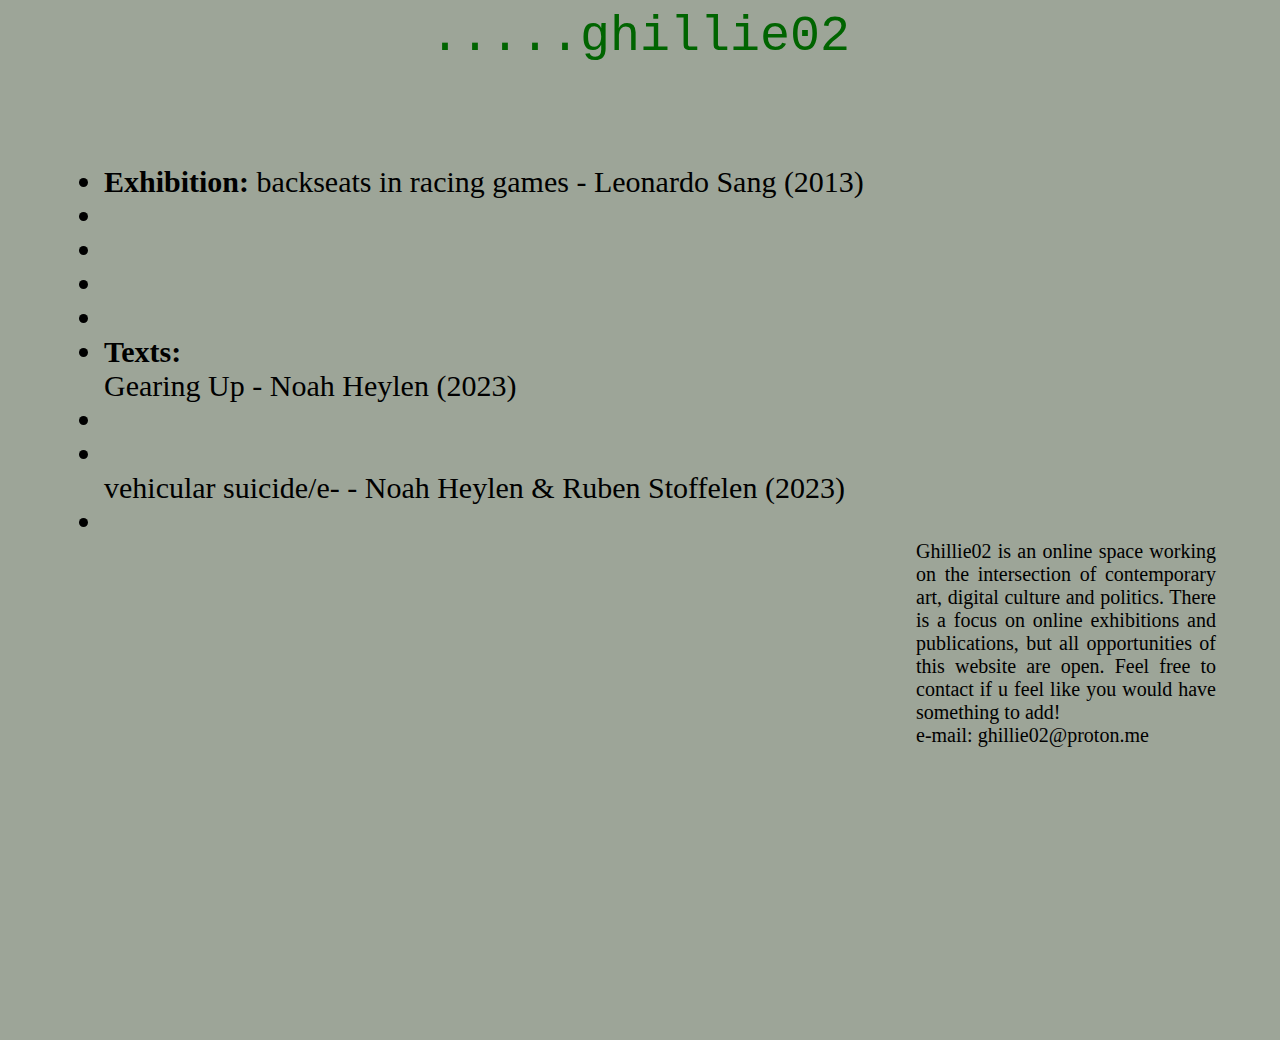
<file: index.html>
<!DOCTYPE html>
<html lang="en" dir="ltr">
  <head>
    <meta charset="utf-8">
    <title>Ghillie02</title>
    <link rel="stylesheet" href="styles.css">
  </head>
  <body>

    <div class="ghillie02">
    .....ghillie02
    </div>

<div class="extex">
  <ul>
    <li>
<a href="exhibition.html"><b>Exhibition:</b> backseats in racing games - Leonardo Sang (2013)  <br></a>
    </li>
  <li></li><li></li><li></li><li></li><li>
    <a href="texts.html">  <b>Texts:</b> <br> Gearing Up - Noah Heylen (2023)</a>
    <li></li>
    <li></li> <a href="vehicles.html">vehicular suicide/e- - Noah Heylen & Ruben Stoffelen (2023)</a>

    <li></li>
    </li>
  </ul>
</div>



    <div class="about">
      Ghillie02 is an online space working on the intersection of contemporary art, digital culture and politics.
        There is a focus on online exhibitions and publications, but all opportunities of this website are open.  Feel free to contact if u feel like you would have something to add! <br>e-mail: ghillie02@proton.me
    </div>

  </body>
</html>
</file>
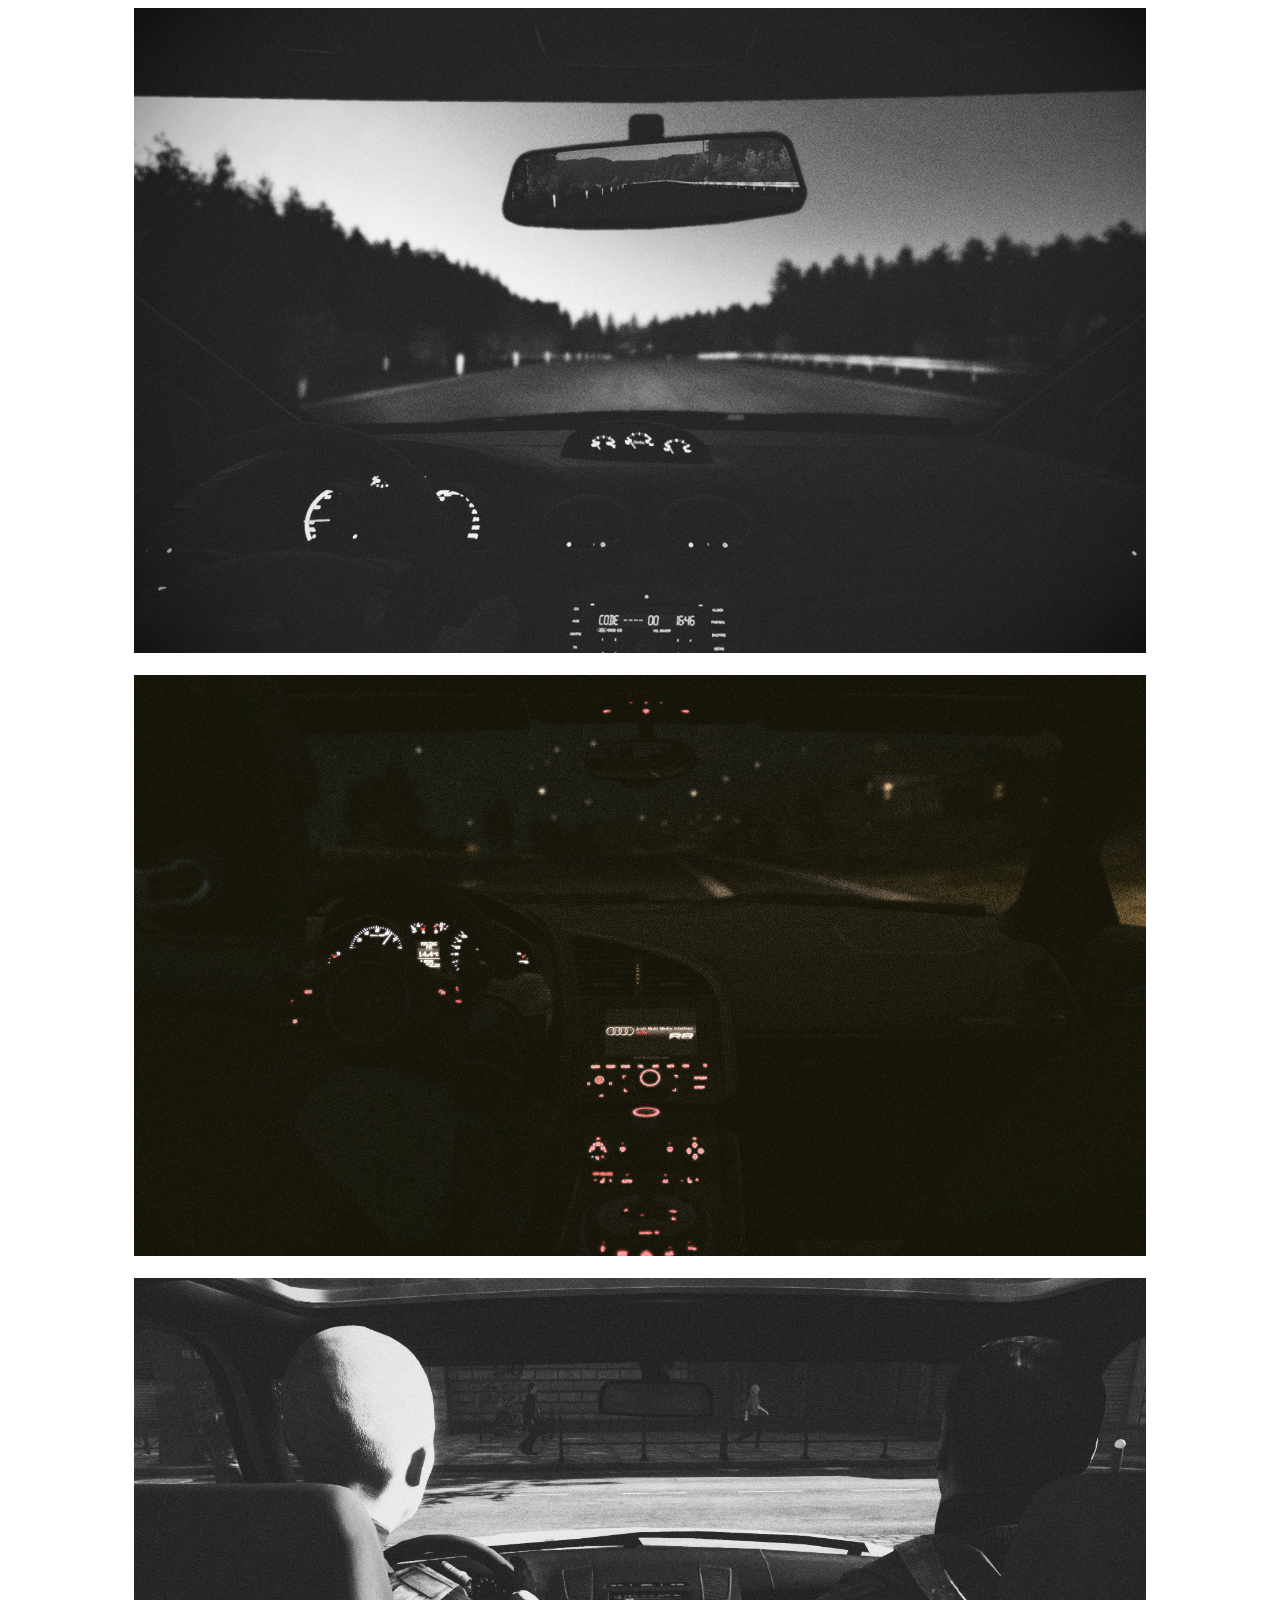
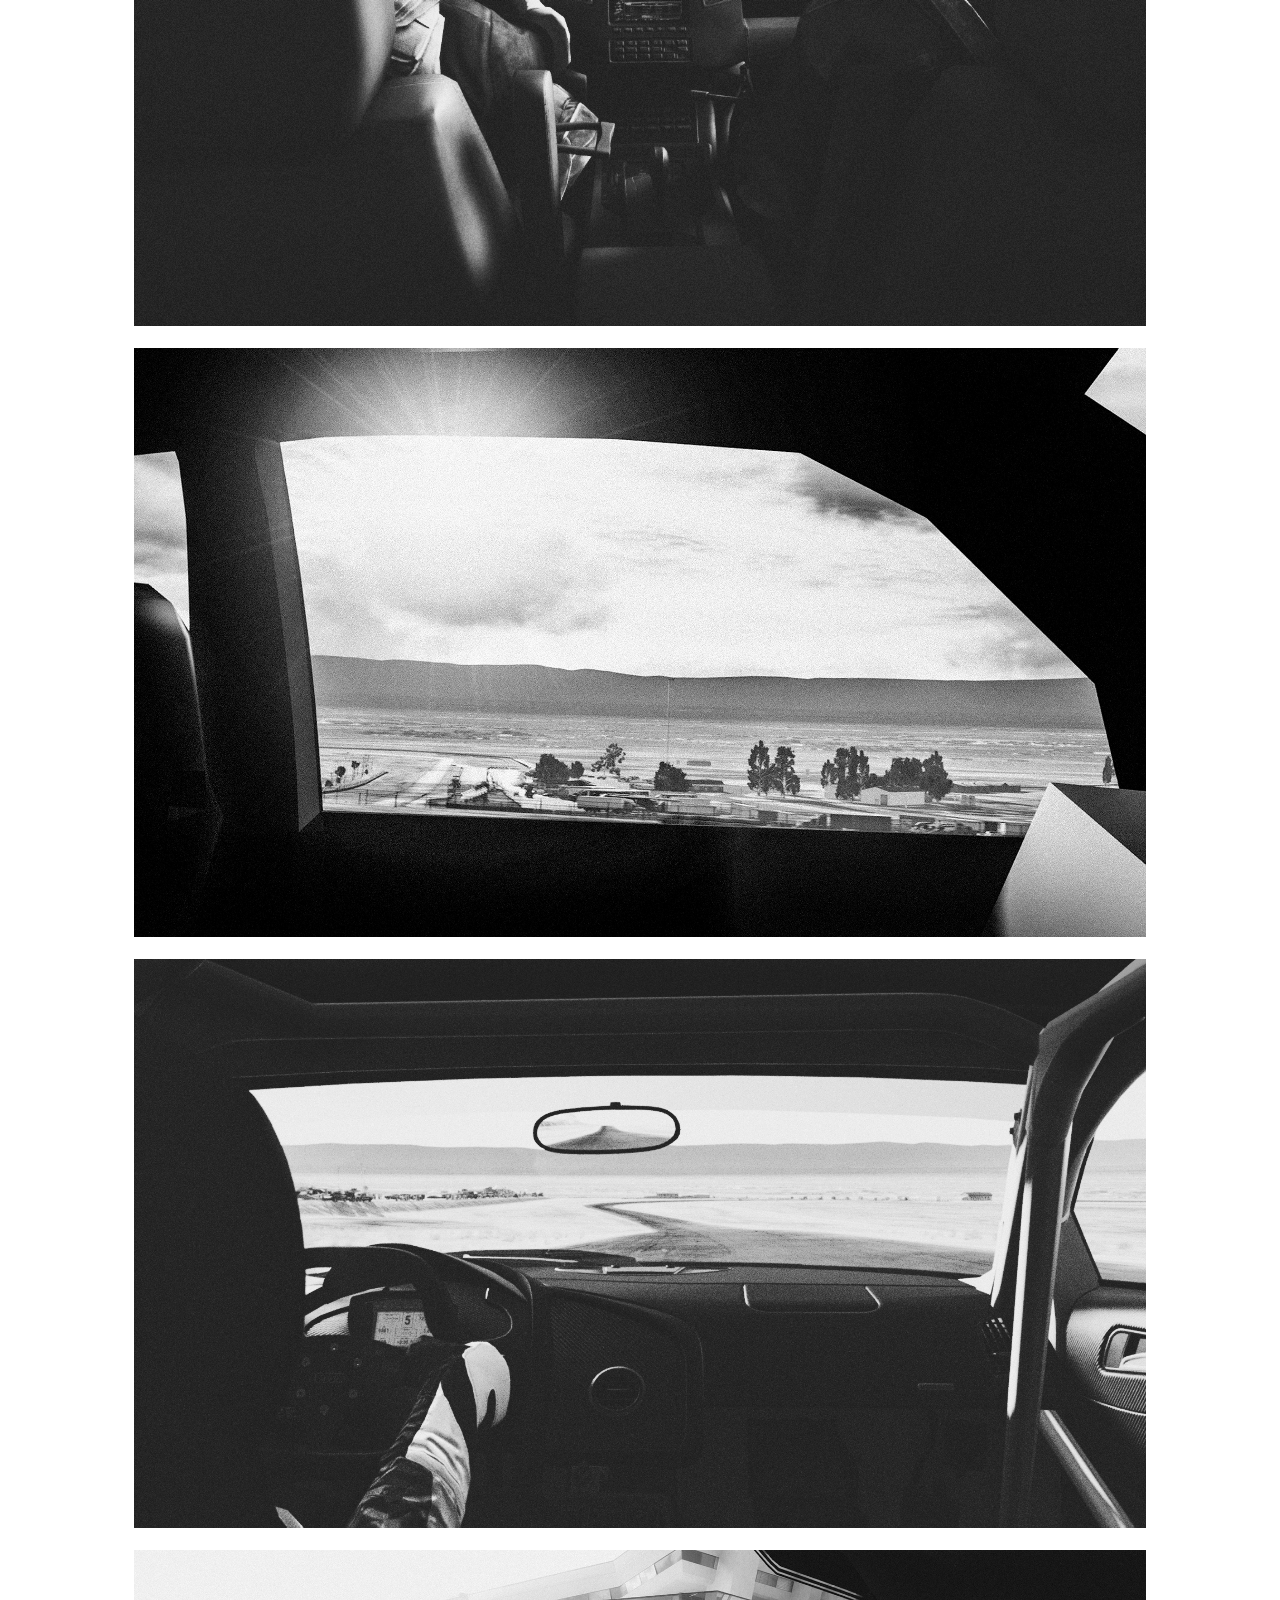
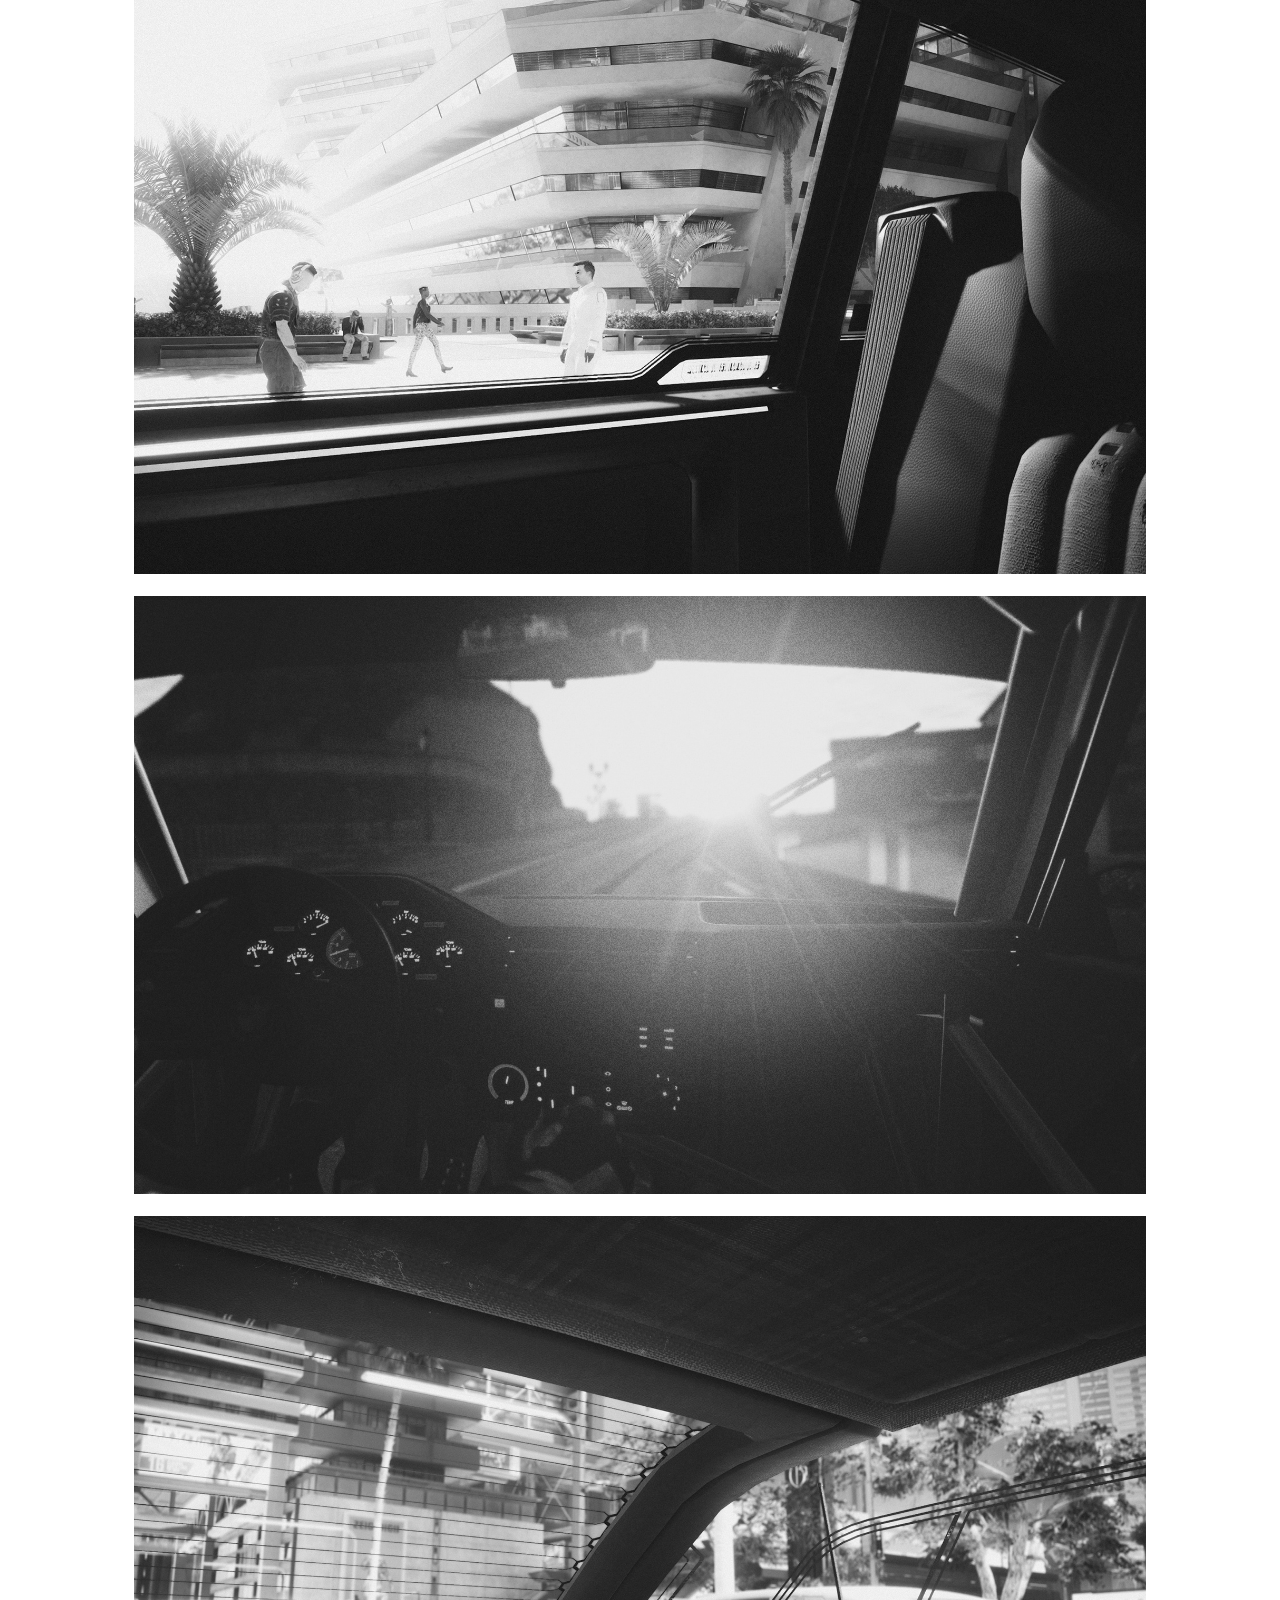
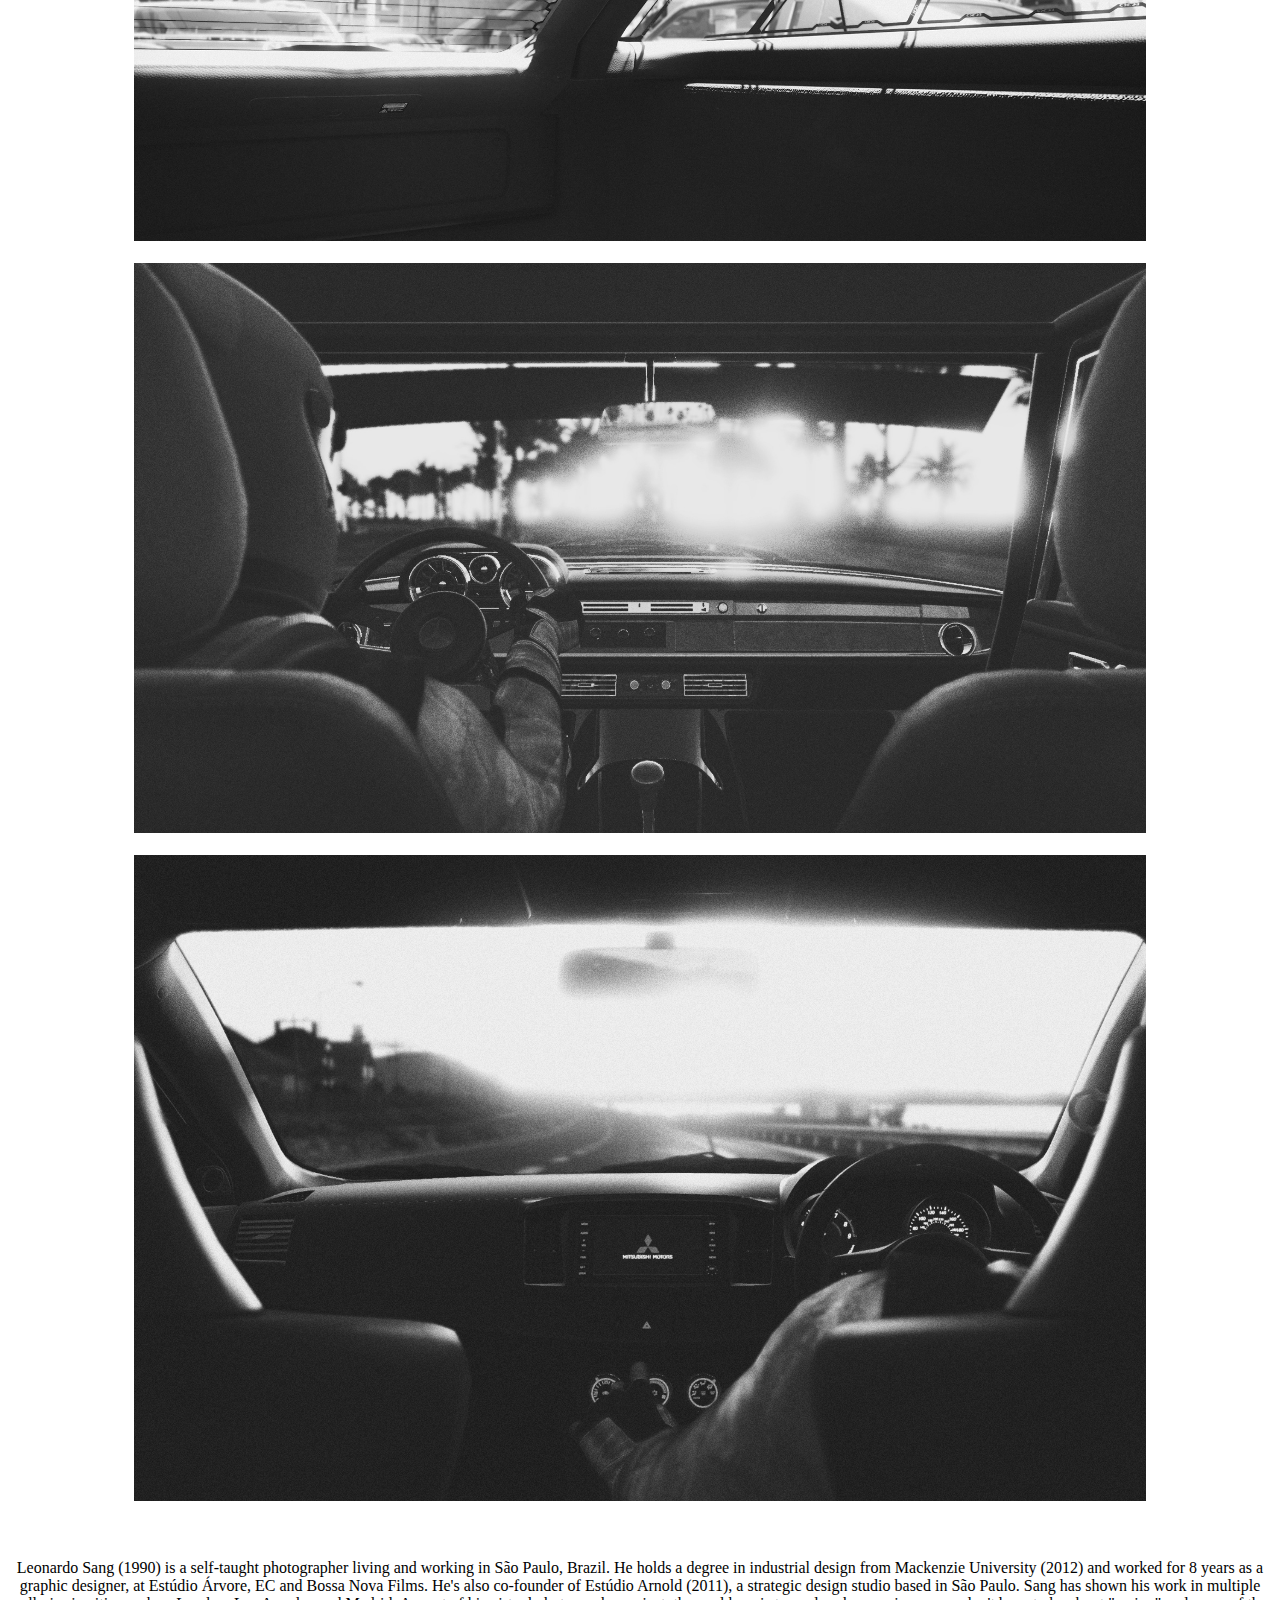
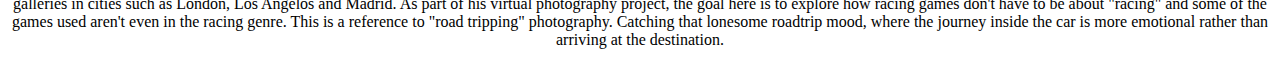
<file: exhibition.html>
<!DOCTYPE html>
<html lang="en" dir="ltr">
  <head>
    <meta charset="utf-8">
    <link rel="stylesheet" href="ex.css">
    <title>backseats in racing games - Leonardo Sang</title>
  </head>
  <body>
    <div class="photos">
      <img src="1.jpg" alt=""width="80%"><br><br>
      <img src="3.jpg" alt=""width="80%"><br><br>
      <img src="5.jpg" alt=""width="80%"><br><br>
      <img src="4.jpg" alt=""width="80%"><br><br>
      <img src="6.jpg" alt=""width="80%"><br><br>
      <img src="10.JPG" alt=""width="80%"><br><br>
      <img src="11.jpg" alt=""width="80%"><br><br>
      <img src="2.JPG" alt=""width="80%"><br><br>
      <img src="7.jpg" alt=""width="80%"><br><br>
      <img src="9.jpg" alt=""width="80%"><br><br><br><br>
      Leonardo Sang (1990) is a self-taught photographer living and working in São Paulo, Brazil. He holds a degree in industrial design from Mackenzie University (2012) and worked for 8 years as a graphic designer, at Estúdio Árvore, EC and Bossa Nova Films. He's also co-founder of Estúdio Arnold (2011), a strategic design studio based in São Paulo.
      Sang has shown his work in multiple galleries in cities such as London, Los Angelos and Madrid. As part of his virtual photography project, the goal here is to explore how racing games don't have to be about "racing" and some of the games used aren't even in the racing genre. This is a reference to "road tripping" photography. Catching that lonesome roadtrip mood, where the journey inside the car is more emotional rather than arriving at the destination.

    </div>

  </body>
</html>
</file>
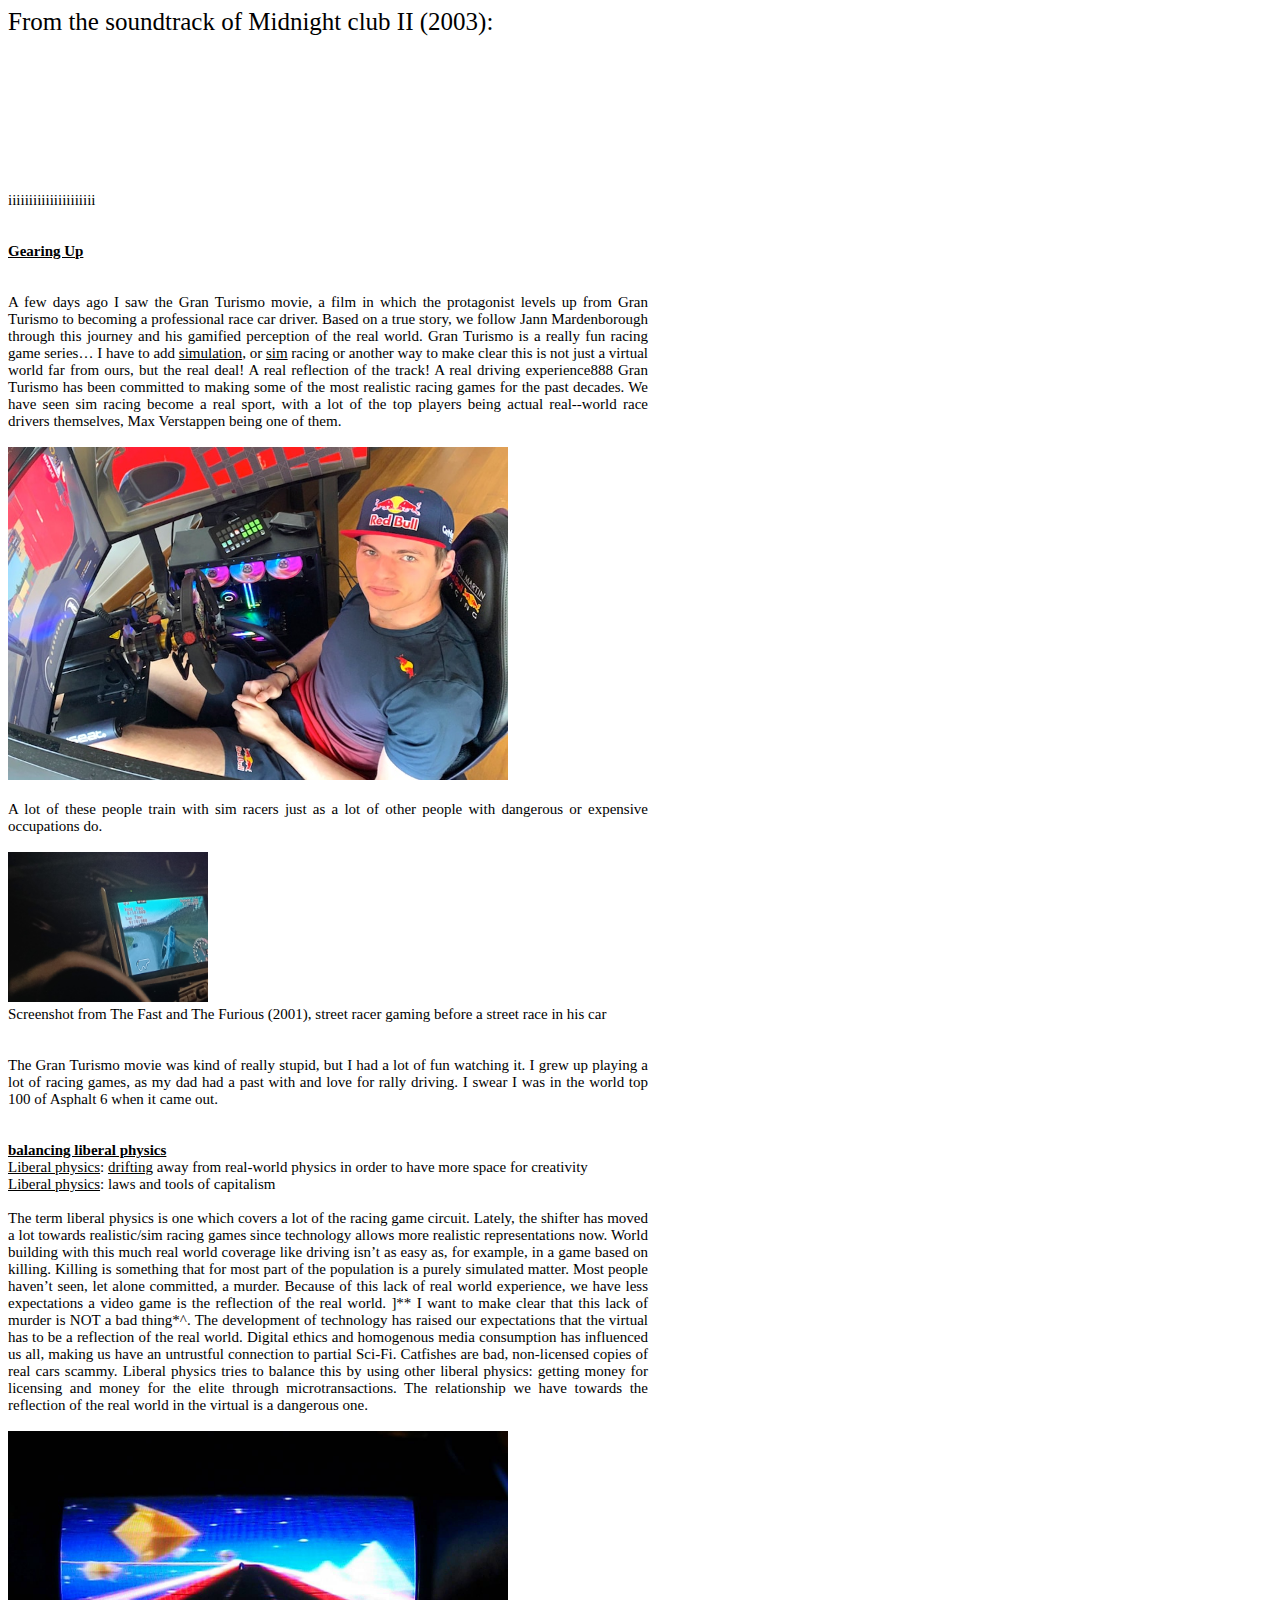
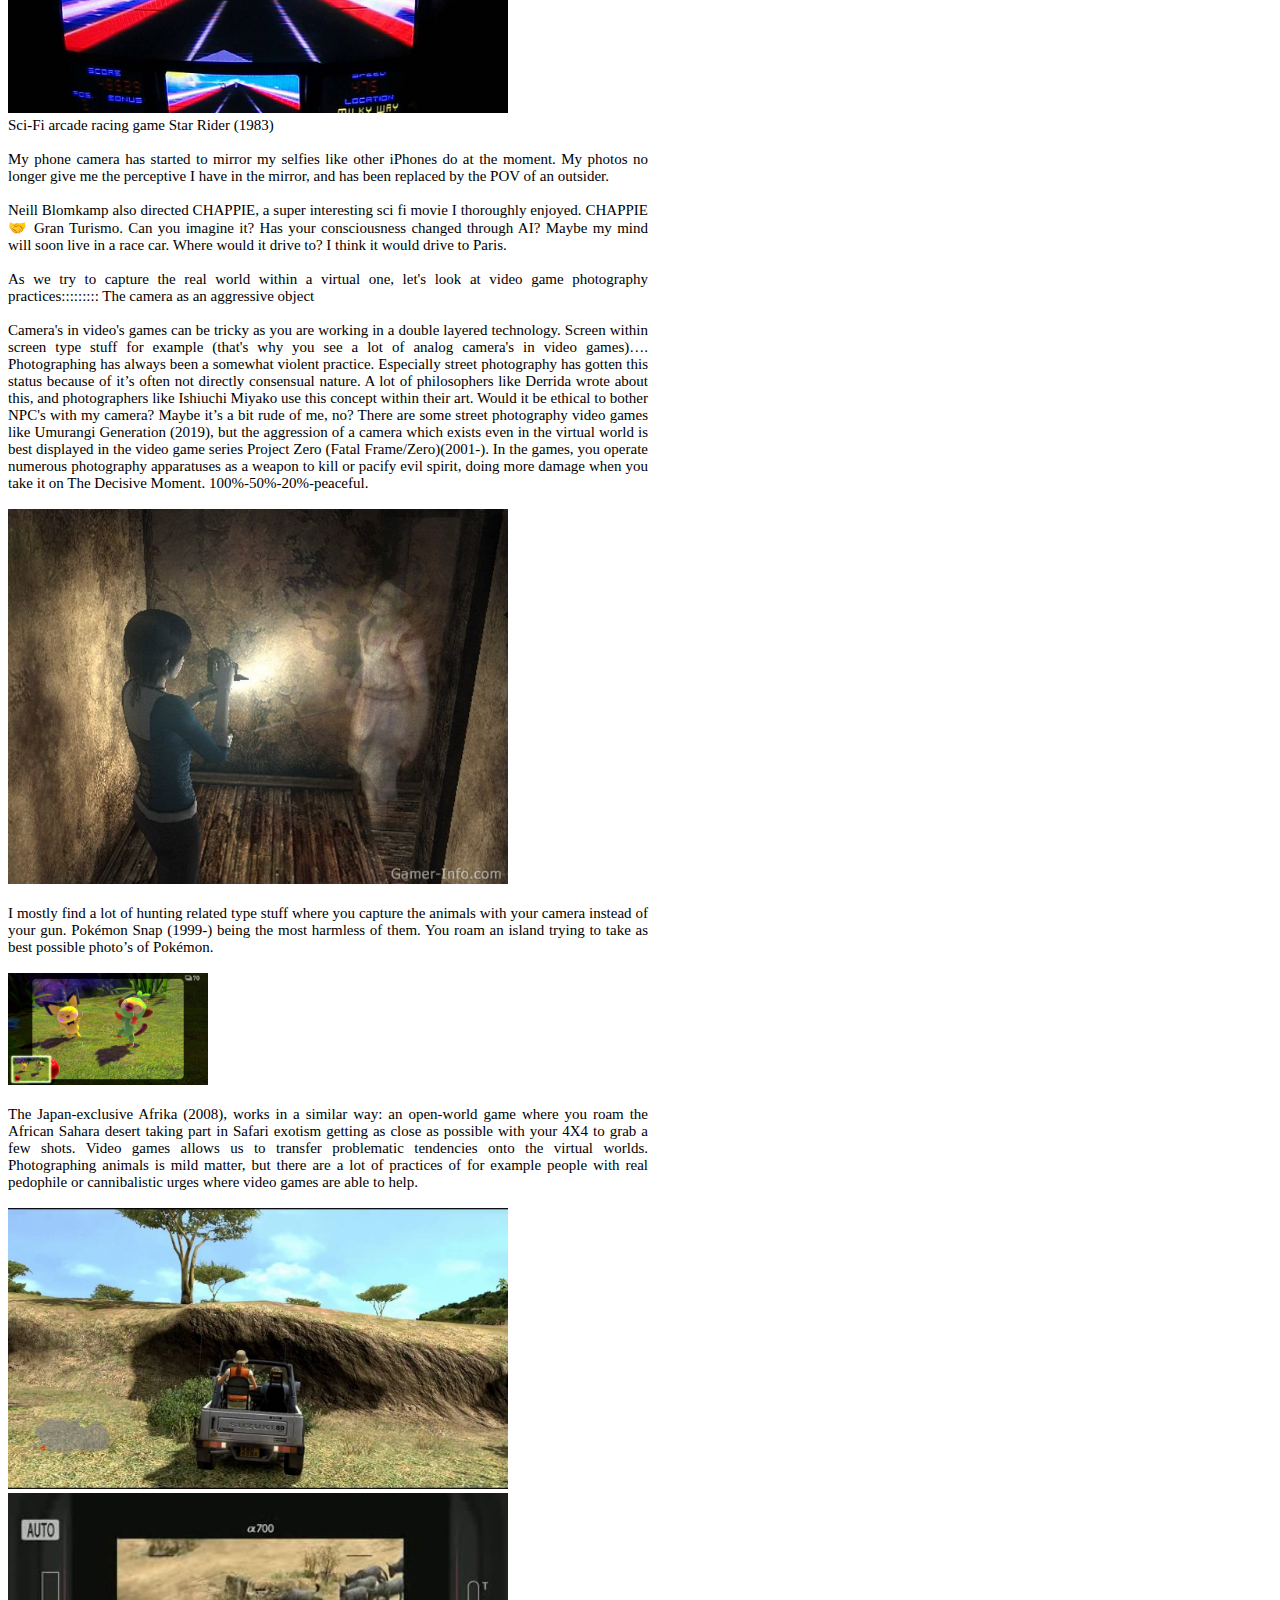
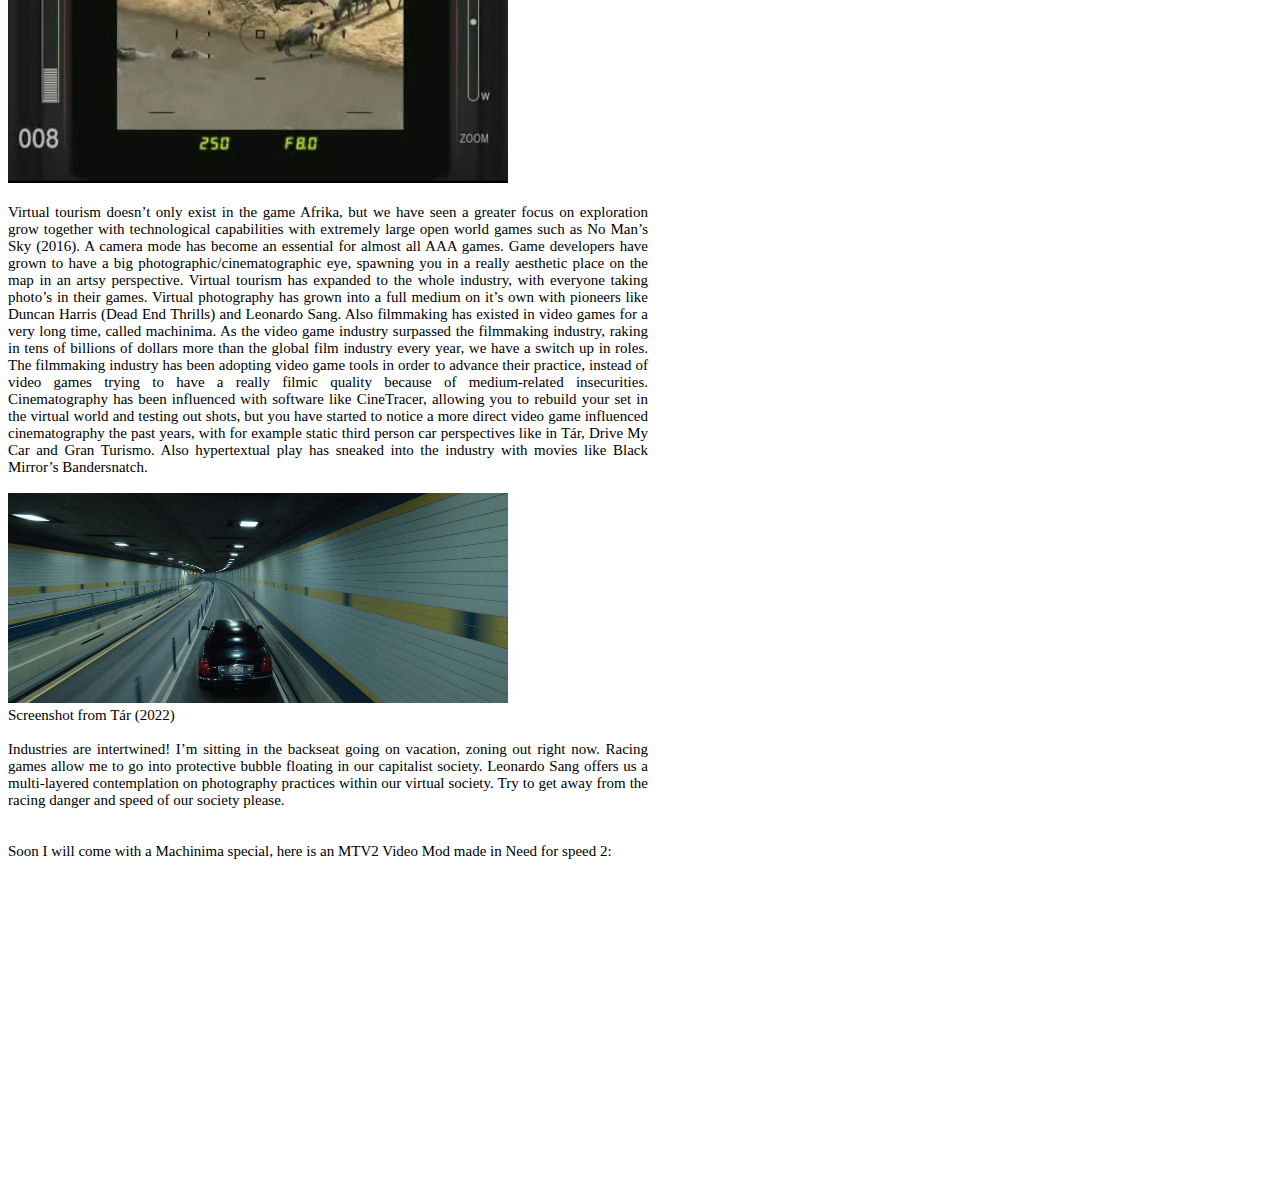
<file: texts.html>
<!DOCTYPE html>
<html lang="en" dir="ltr">
  <head>
    <meta charset="utf-8">
    <title>Gearing Up - Noah Heylen</title>
    <link rel="stylesheet" href="texts.css">
  </head>
  <body>

<div class="text">
<div class="soundtrack">
  From the soundtrack of Midnight club II (2003):
</div>
    <iframe style="border-radius:12px" src="https://open.spotify.com/embed/track/4NENOefkcMcg7yUXUHlyl2?utm_source=generator" width="100%" height="152" frameBorder="0" allowfullscreen="" allow="autoplay; clipboard-write; encrypted-media; fullscreen; picture-in-picture" loading="lazy"></iframe>
iiiiiiiiiiiiiiiiiiiii <br><br><br>
<u> <b>Gearing Up</b> </u> <br><br><br>

A few days ago I saw the Gran Turismo movie, a film in which the protagonist levels up from Gran Turismo to becoming a professional race car driver. Based on a true story, we follow Jann Mardenborough through this journey and his gamified perception of the real world. Gran Turismo is a really fun racing game series… I have to add <u>simulation</u>, or <u>sim</u> racing or another way to make clear this is not just a virtual world far from ours, but the real deal! A real reflection of the track! A real driving experience888 Gran Turismo has been committed to making some of the most realistic racing games for the past decades. We have seen sim racing become a real sport, with a lot of the top players being actual real--world race drivers themselves, Max Verstappen being one of them. <br>
<br><img src="max.jpg" alt="max"width="500px"> <br><br>A lot of these people train with sim racers just as a lot of other people with dangerous or expensive occupations do. <br><br> <img src="ff.jpeg" alt=""width="200px"> <br>Screenshot from The Fast and The Furious (2001), street racer gaming before a street race in his car<br><br> <br> The Gran Turismo movie was kind of really stupid, but I had a lot of fun watching it. I grew up playing a lot of racing games, as my dad had a past with and love for rally driving. I swear I was in the world top 100 of Asphalt 6 when it came out.  <br><br><br>
<b><u>balancing liberal physics</u></b> <br>
<u>Liberal physics</u>: <u>drifting</u> away from real-world physics in order to have more space for creativity <br>
<u>Liberal physics</u>: laws and tools of capitalism <br><br>
The term liberal physics is one which covers a lot of the racing game circuit. Lately, the shifter has moved a lot towards realistic/sim racing games since technology allows more realistic representations now. World building with this much real world coverage like driving isn’t as easy as, for example, in a game based on killing. Killing is something that for most part of the population is a purely simulated matter. Most people haven’t seen, let alone committed, a murder. Because of this lack of real world experience, we have less expectations a video game is the reflection of the real world. ]** I want to make clear that this lack of murder is NOT a bad thing*^. The development of technology has raised our expectations that the virtual has to be a reflection of the real world. Digital ethics and homogenous media consumption has influenced us all, making us have an untrustful connection to partial Sci-Fi. Catfishes are bad, non-licensed copies of real cars scammy. Liberal physics tries to balance this by using other liberal physics: getting money for licensing and money for the elite through microtransactions. The relationship we have towards the reflection of the real world in the virtual is a dangerous one.
<br><br><img src="starrider.jpg" alt="max"width="500px"> <br>Sci-Fi arcade racing game Star Rider (1983) <br><br>My phone camera has started to mirror my selfies like other iPhones do at the moment. My photos no longer give me the perceptive I have in the mirror, and has been replaced by the POV of an outsider. <br><br>
Neill Blomkamp also directed CHAPPIE, a super interesting sci fi movie I thoroughly enjoyed. CHAPPIE 🤝 Gran Turismo. Can you imagine it? Has your consciousness changed through AI? Maybe my mind will soon live in a race car. Where would it drive to? I think it would drive to Paris. <br><br>
As we try to capture the real world within a virtual one, let's look at video game photography practices::::::::: The camera as an aggressive object <br><br>
Camera's in video's games can be tricky as you are working in a double layered technology. Screen within screen type stuff for example (that's why you see a lot of analog camera's in video games)…. Photographing has always been a somewhat violent practice. Especially street photography has gotten this status because of it’s often not directly consensual nature. A lot of philosophers like Derrida wrote about this, and photographers like Ishiuchi Miyako use this concept within their art. Would it be ethical to bother NPC's with my camera? Maybe it’s a bit rude of me, no? There are some street photography video games like Umurangi Generation (2019), but the aggression of a camera which exists even in the virtual world is best displayed in the video game series Project Zero (Fatal Frame/Zero)(2001-). In the games, you operate numerous photography apparatuses as a weapon to kill or pacify evil spirit, doing more damage when you take it on The Decisive Moment. 100%-50%-20%-peaceful.  <br><br> <img src="photography.jpg" alt="photo"width="500px"> <br><br>
I mostly find a lot of hunting related type stuff where you capture the animals with your camera instead of your gun. Pokémon Snap (1999-) being the most harmless of them. You roam an island trying to take as best possible photo’s of Pokémon.<br><br><img src="pokesnap.jpg" alt=""width="200px"> <br><br> The Japan-exclusive Afrika (2008), works in a similar way: an open-world game where you roam the African Sahara desert taking part in Safari exotism getting as close as possible with your 4X4 to grab a few shots. Video games allows us to transfer problematic tendencies onto the virtual worlds. Photographing animals is mild matter, but there are a lot of practices of for example people with real pedophile or cannibalistic urges where video games are able to help. <br><br> <img src="afrika.jpg" alt=""width="500px;"> <br> <img src="afrika view.jpg" alt=""width="500px"> <br><br>
Virtual tourism doesn’t only exist in the game Afrika, but we have seen a greater focus on exploration grow together with technological capabilities with extremely large open world games such as No Man’s Sky (2016). A camera mode has become an essential for almost all AAA games. Game developers have grown to have a big photographic/cinematographic eye, spawning you in a really aesthetic place on the map in an artsy perspective. Virtual tourism has expanded to the whole industry, with everyone taking photo’s in their games. Virtual photography has grown into a full medium on it’s own with pioneers like Duncan Harris (Dead End Thrills) and Leonardo Sang. Also filmmaking has existed in video games for a very long time, called machinima. As the video game industry surpassed the filmmaking industry, raking in tens of billions of dollars more than the global film industry every year, we have a switch up in roles. The filmmaking industry has been adopting video game tools in order to advance their practice, instead of video games trying to have a really filmic quality because of medium-related insecurities. Cinematography has been influenced with software like CineTracer, allowing you to rebuild your set in the virtual world and testing out shots, but you have started to notice a more direct video game influenced cinematography the past years, with for example static third person car perspectives like in Tár, Drive My Car and Gran Turismo. Also hypertextual play has sneaked into the industry with movies like Black Mirror’s Bandersnatch. <br><br>
<img src="tarcar.jpg" alt=""width="500px"> <br>Screenshot from Tár (2022)<br><br>
Industries are intertwined! I’m sitting in the backseat going on vacation, zoning out right now. Racing games allow me to go into protective bubble floating in our capitalist society. Leonardo Sang offers us a multi-layered contemplation on photography practices within our virtual society. Try to get away from the racing danger and speed of our society please. <br><br><br>

Soon I will come with a Machinima special, here is an MTV2 Video Mod made in Need for speed 2: <br><br>

<iframe width="560" height="315" src="https://www.youtube.com/embed/mqaAtI3DyH0?si=r5-G78eDQtgIUa-H" title="YouTube video player" frameborder="0" allow="accelerometer; autoplay; clipboard-write; encrypted-media; gyroscope; picture-in-picture; web-share" allowfullscreen></iframe>

</div>
  </body>
</html>
</file>
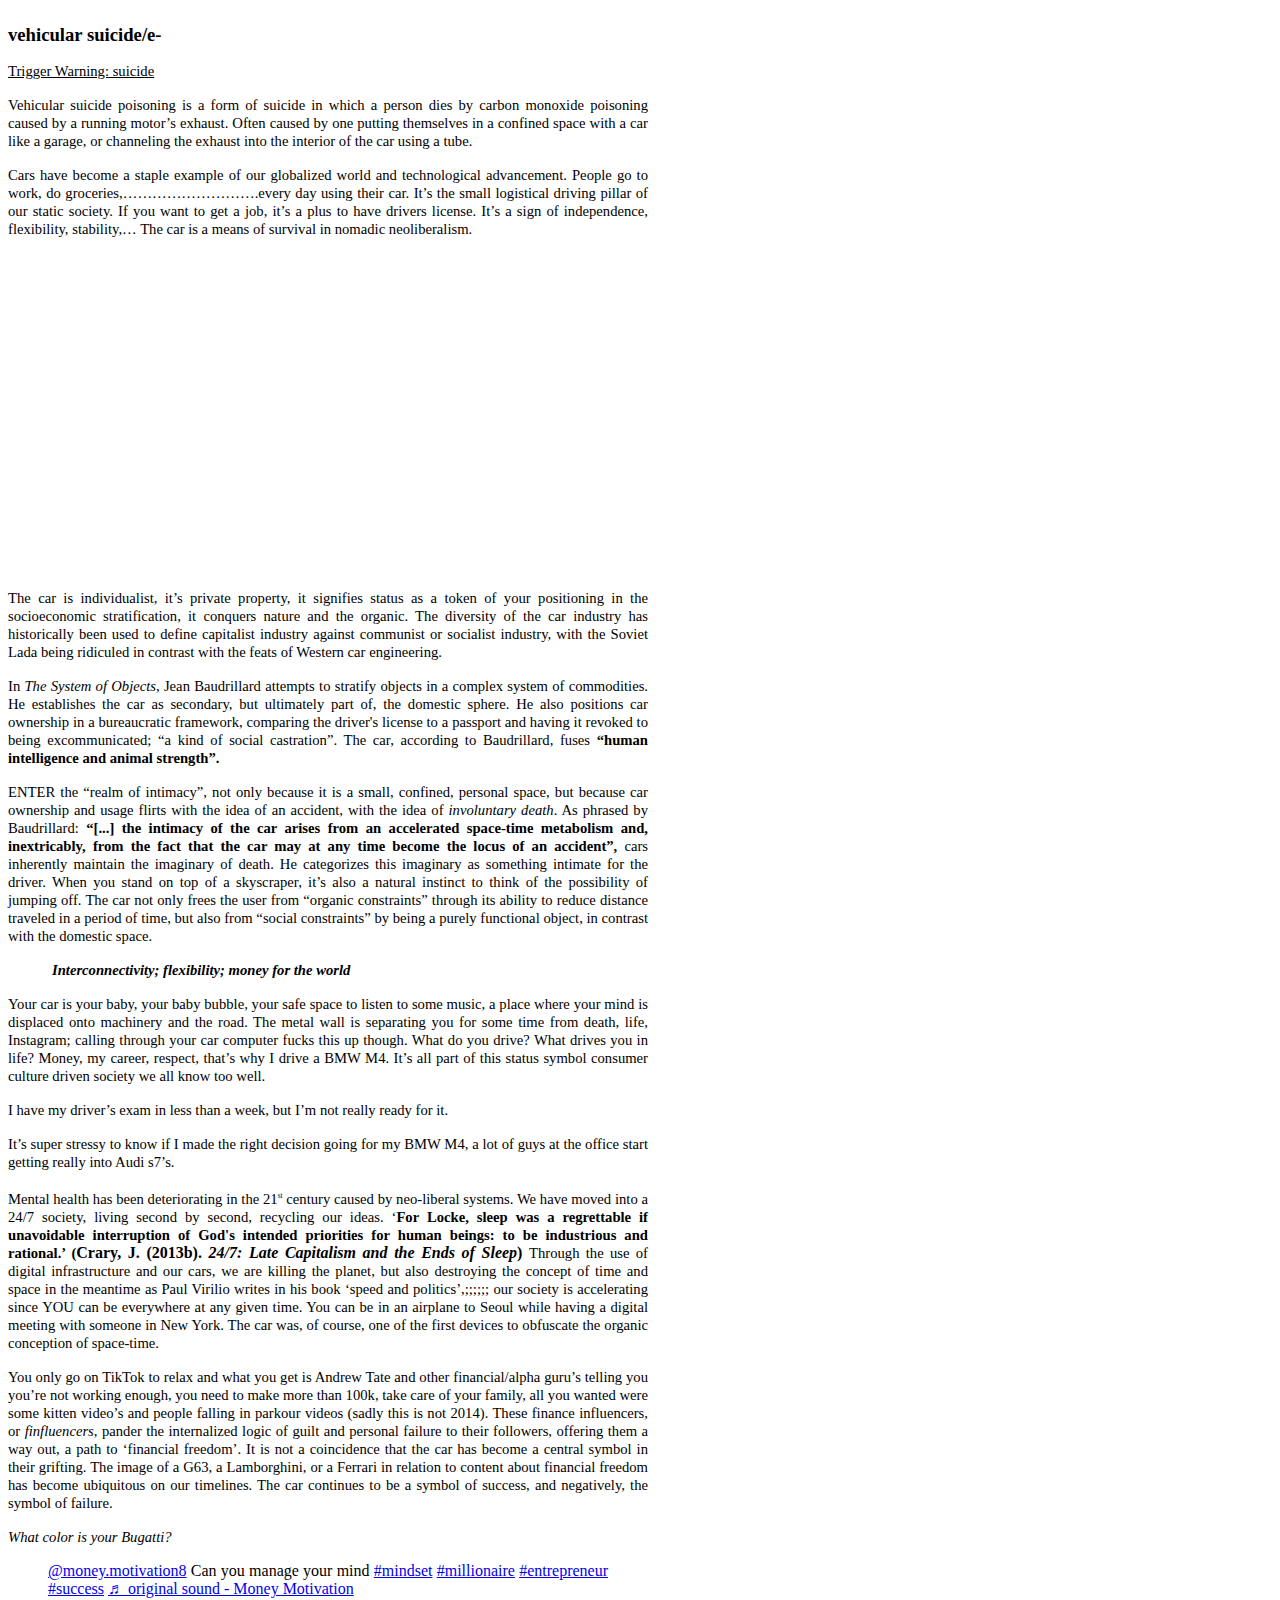
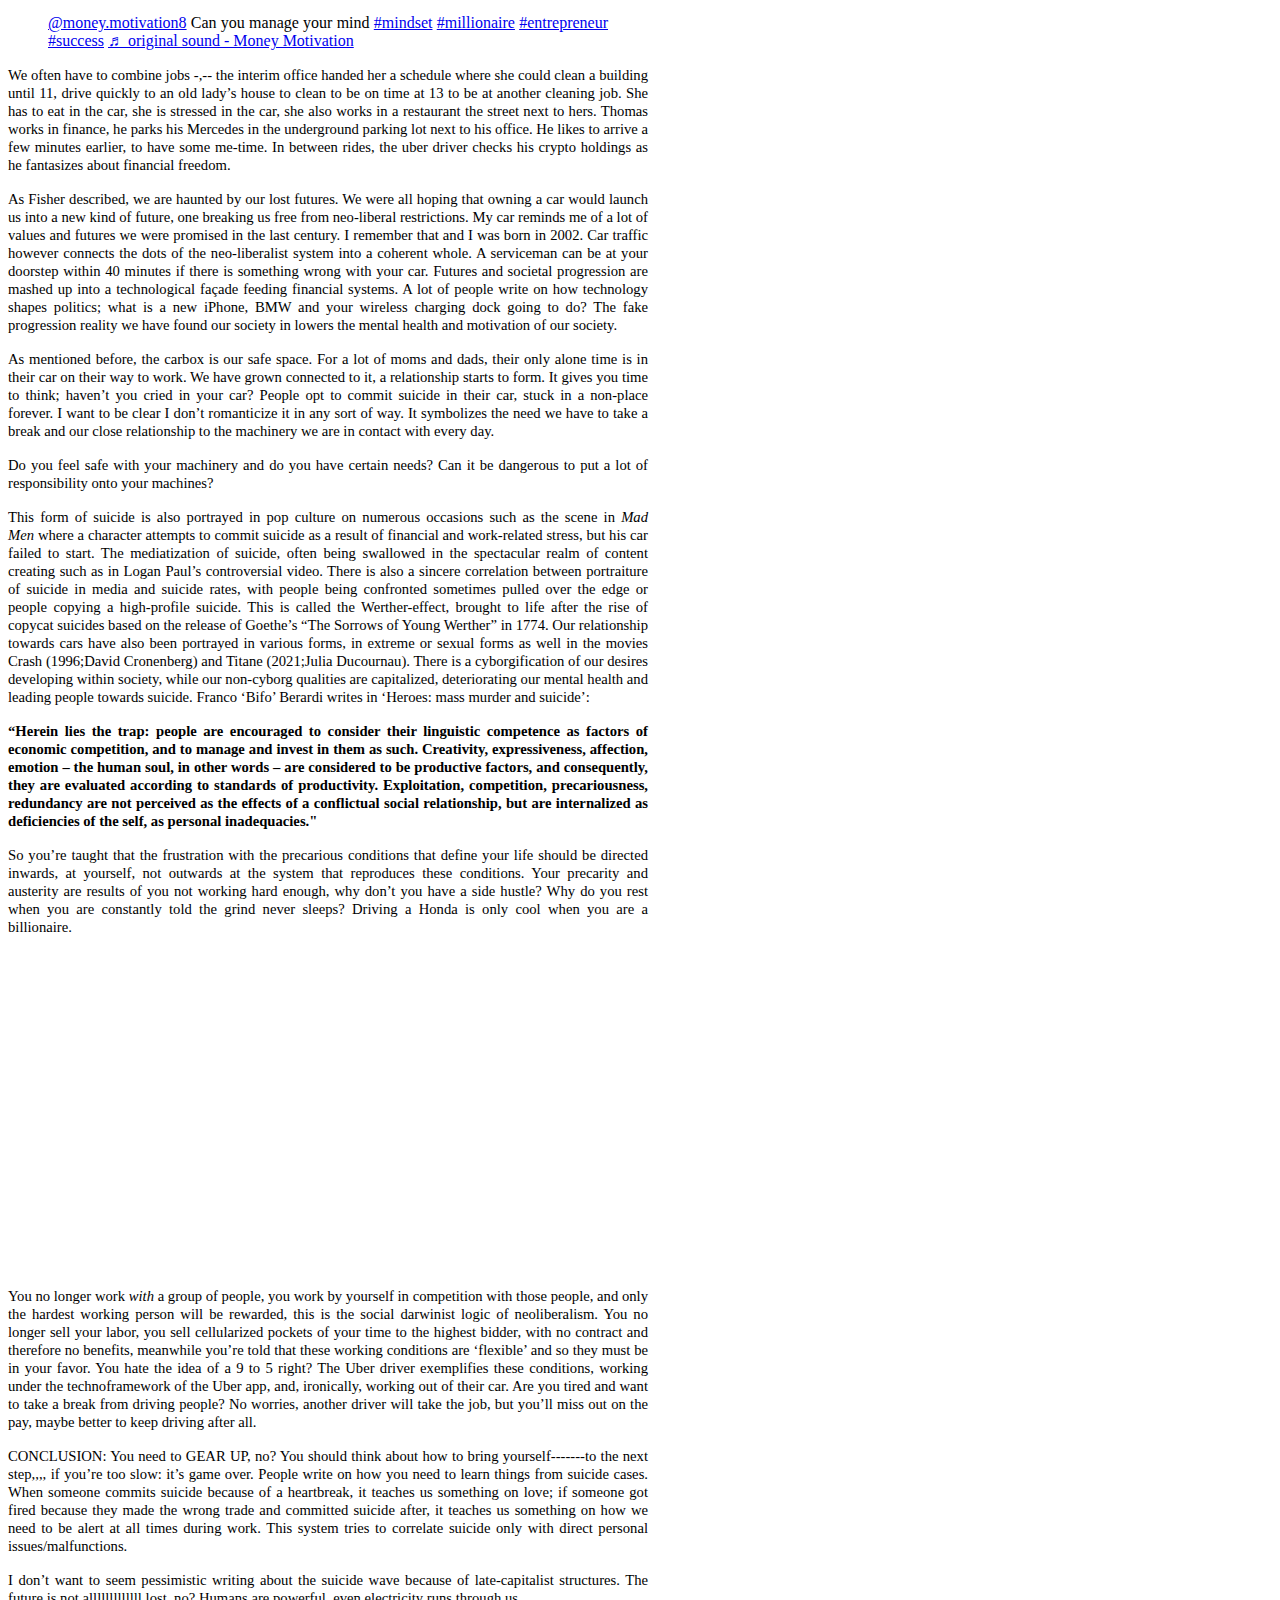
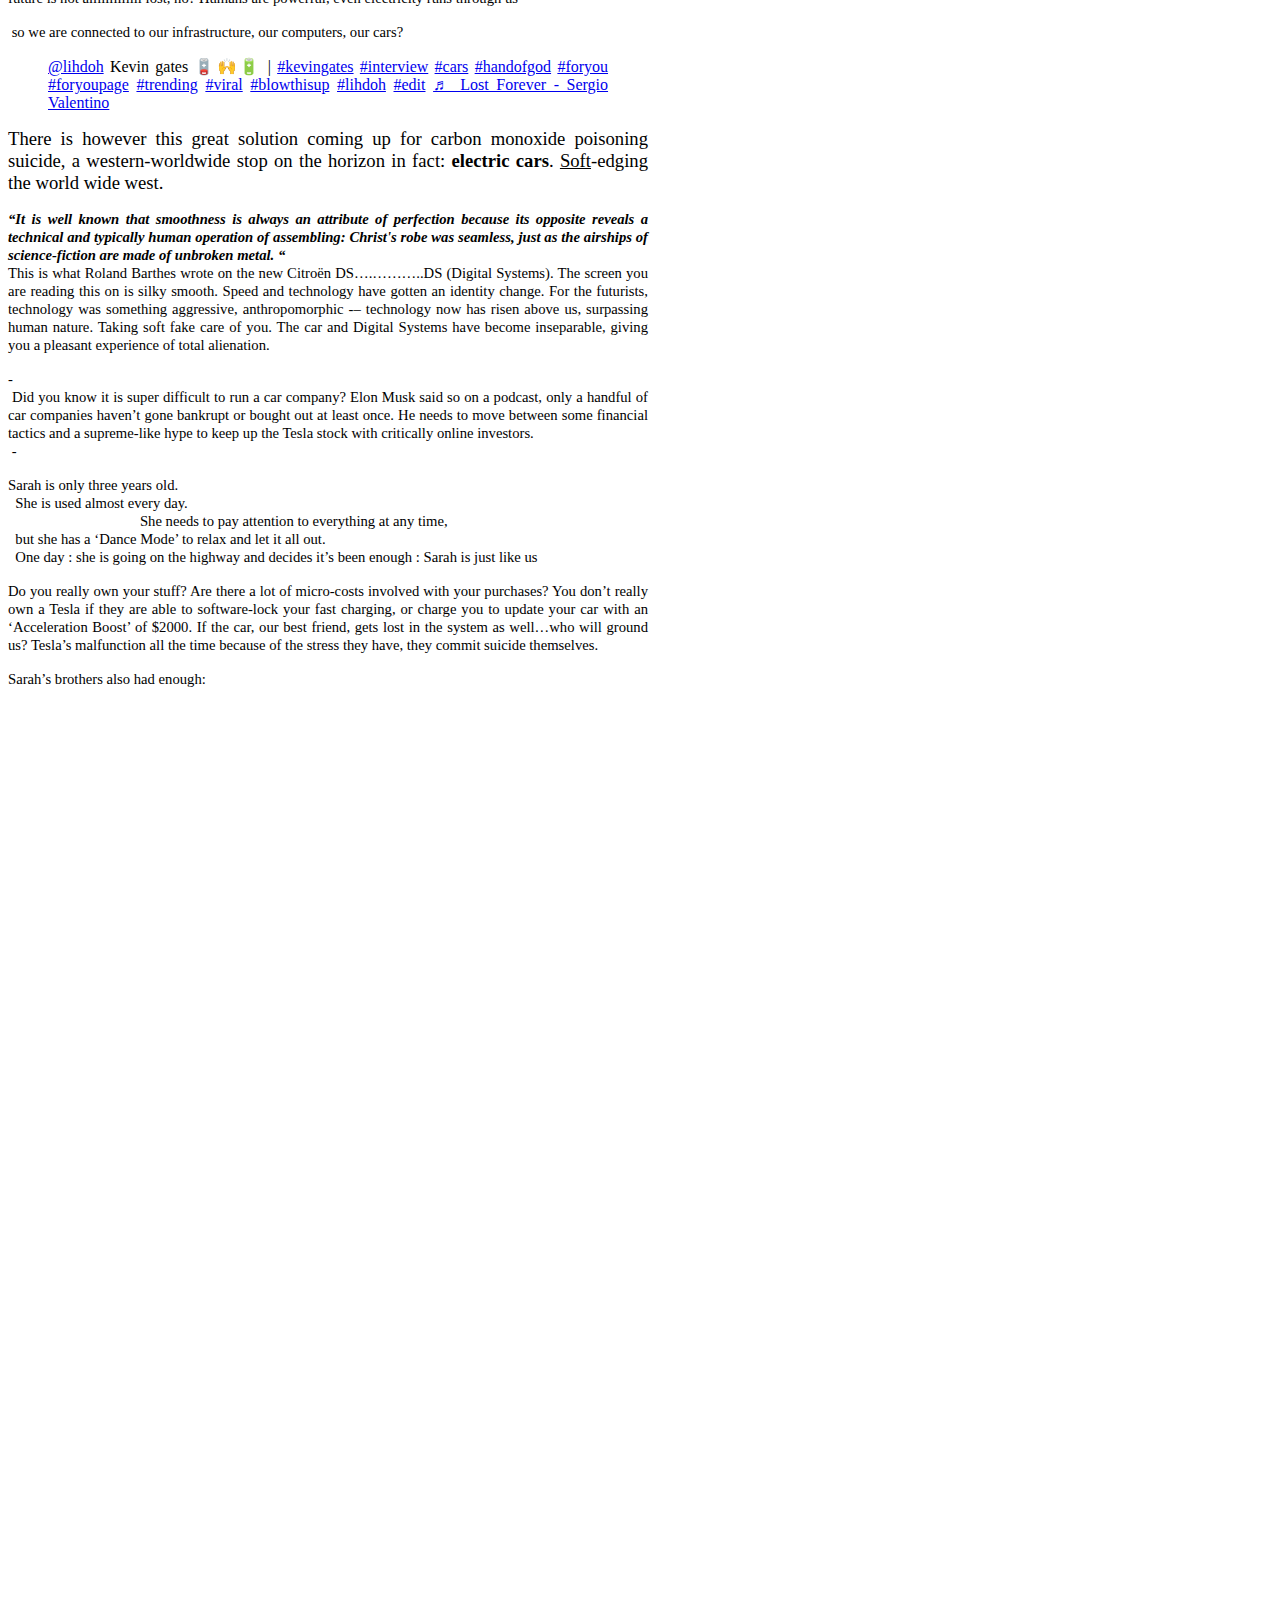
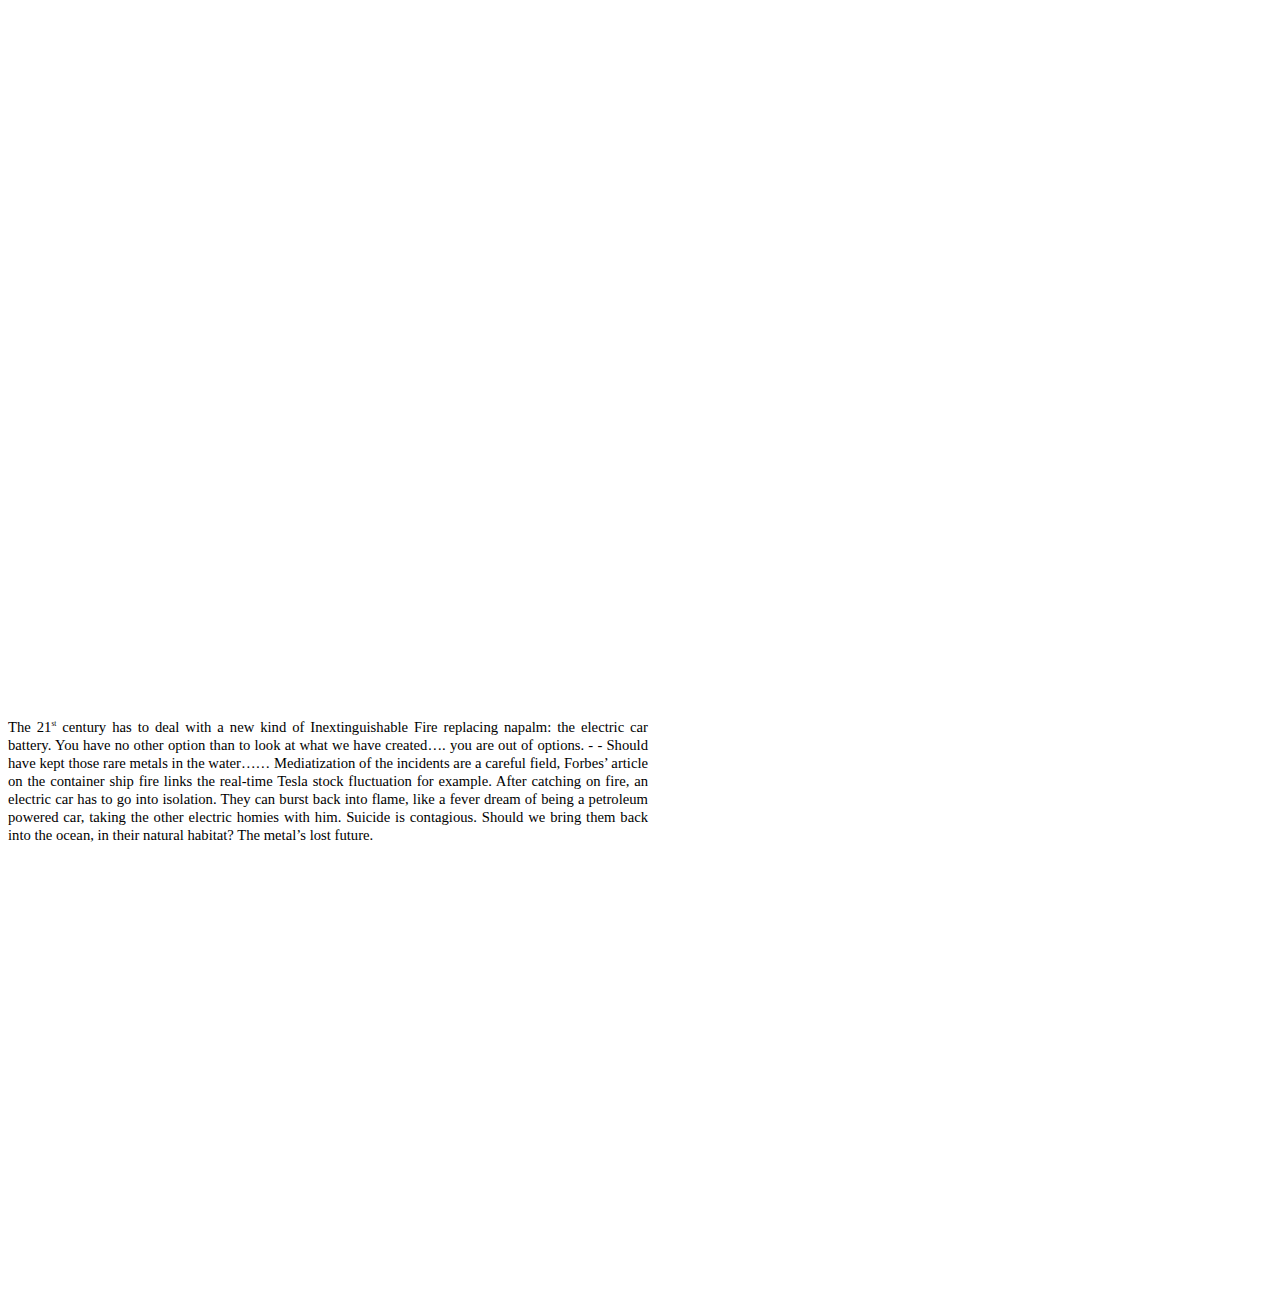
<file: vehicles.html>
<!DOCTYPE html>
<html lang="en" dir="ltr">

  <head>
    <meta charset="utf-8">
    <title>vehicular suicide/e-</title>
    <link rel="stylesheet" href="vehicle.css">
  </head>

  <body>
    <div class="text">
      <p><strong><span style="font-size:13.999999999999998pt;">vehicular suicide/e-</span></strong></p>
      <p><u><span style="font-size:11pt;">Trigger Warning: suicide</span></u></p>
      <p><span style="font-size:11pt;">Vehicular suicide poisoning is a form of suicide in which a person dies by carbon monoxide poisoning caused by a running motor&rsquo;s exhaust. Often caused by one putting themselves in a confined space with a car like a garage, or channeling the exhaust into the interior of the car using a tube.</span></p>
      <p><span style="font-size:11pt;">Cars have become a staple example of our globalized world and technological advancement. People go to work, do groceries,&hellip;&hellip;&hellip;&hellip;&hellip;&hellip;&hellip;&hellip;&hellip;.every day using their car. It&rsquo;s the small logistical driving pillar of our static society. If you want to get a job, it&rsquo;s a plus to have drivers license. It&rsquo;s a sign of independence, flexibility, stability,&hellip; The car is a means of survival in nomadic neoliberalism.</span></p>
      <iframe width="560" height="315" src="https://www.youtube.com/embed/I20Zid7EdBw?si=8CTPa6O1ZKl4jXXg" title="YouTube video player" frameborder="0" allow="accelerometer; autoplay; clipboard-write; encrypted-media; gyroscope; picture-in-picture; web-share" allowfullscreen></iframe>
      <p><span style="font-size:11pt;">The car is individualist, it&rsquo;s private property, it signifies status as a token of your positioning in the socioeconomic stratification, it conquers nature and the organic. The diversity of the car industry has historically been used to define capitalist industry against communist or socialist industry, with the Soviet Lada being ridiculed in contrast with the feats of Western car engineering.</span></p>
      <p><span style="font-size:11pt;">In&nbsp;</span><em><span style="font-size:11pt;">The System of Objects</span></em><span style="font-size:11pt;">, Jean Baudrillard attempts to stratify objects in a complex system of commodities. He establishes the car as secondary, but ultimately part of, the domestic sphere. He also positions car ownership in a bureaucratic framework, comparing the driver&apos;s license to a passport and having it revoked to being excommunicated; &ldquo;a kind of social castration&rdquo;. The car, according to Baudrillard, fuses&nbsp;</span><strong><span style="font-size:11pt;">&ldquo;human intelligence and animal strength&rdquo;. &nbsp;</span></strong></p>
      <p><span style="font-size:11pt;">ENTER the &ldquo;realm of intimacy&rdquo;, not only because it is a small, confined, personal space, but because car ownership and usage flirts with the idea of an accident, with the idea of&nbsp;</span><em><span style="font-size:11pt;">involuntary</span></em><span style="font-size:11pt;">&nbsp;</span><em><span style="font-size:11pt;">death</span></em><span style="font-size:11pt;">. As phrased by Baudrillard:&nbsp;</span><strong><span style="font-size:11pt;">&ldquo;[...] the intimacy of the car arises from an accelerated space-time metabolism and, inextricably, from the fact that the car may at any time become the locus of an accident&rdquo;,&nbsp;</span></strong><span style="font-size:11pt;">cars inherently maintain the imaginary of death. He categorizes this imaginary as something intimate for the driver. When you stand on top of a skyscraper, it&rsquo;s also a natural instinct to think of the possibility of jumping off. The car not only frees the user from &ldquo;organic constraints&rdquo; through its ability to reduce distance traveled in a period of time, but also from &ldquo;social constraints&rdquo; by being a purely functional object, in contrast with the domestic space.</span></p>
      <p><span style="font-size:11pt;">&nbsp; &nbsp; &nbsp; &nbsp; &nbsp; &nbsp;&nbsp;</span><strong><em><span style="font-size:11pt;">Interconnectivity; flexibility; money for the world</span></em></strong></p>
      <p><span style="font-size:11pt;">Your car is your baby, your baby bubble, your safe space to listen to some music, a place where your mind is displaced onto machinery and the road. The metal wall is separating you for some time from death, life, Instagram; calling through your car computer fucks this up though. What do you drive? What drives you in life? Money, my career, respect, that&rsquo;s why I drive a BMW M4. It&rsquo;s all part of this status symbol consumer culture driven society we all know too well.</span></p>
      <p><span style="font-size:11pt;">I have my driver&rsquo;s exam in less than a week, but I&rsquo;m not really ready for it.&nbsp;</span></p>
      <p><span style="font-size:11pt;">It&rsquo;s super stressy to know if I made the right decision going for my BMW M4, a lot of guys at the office start getting really into Audi s7&rsquo;s.</span></p>
      <p><span style="font-size:11pt;">Mental health has been deteriorating in the 21</span><span style="font-size:11pt;"><sup><span style="font-size:0.6em;">st</span></sup></span><span style="font-size:11pt;">&nbsp;century caused by neo-liberal systems. We have moved into a 24/7 society, living second by second, recycling our ideas. &lsquo;</span><strong><span style="font-size:11pt;">For Locke, sleep was a regrettable if unavoidable interruption of God&apos;s intended priorities for human beings: to be industrious and rational.&rsquo; (</span></strong><strong><span style="font-size:12pt;">Crary, J. (2013b).&nbsp;</span></strong><strong><em><span style="font-size:12pt;">24/7: Late Capitalism and the Ends of Sleep</span></em></strong><strong><span style="font-size:12pt;">)&nbsp;</span></strong><span style="font-size:11pt;">Through the use of digital infrastructure and our cars, we are killing the planet, but also destroying the concept of time and space in the meantime as Paul Virilio writes in his book &lsquo;speed and politics&rsquo;,;;;;;; our society is accelerating since YOU can be everywhere at any given time. You can be in an airplane to Seoul while having a digital meeting with someone in New York. The car was, of course, one of the first devices to obfuscate the organic conception of space-time.</span></p>
      <p><span style="font-size:11pt;">You only go on TikTok to relax and what you get is Andrew Tate and other financial/alpha guru&rsquo;s telling you you&rsquo;re not working enough, you need to make more than 100k, take care of your family, all you wanted were some kitten video&rsquo;s and people falling in parkour videos (sadly this is not 2014). These finance influencers, or&nbsp;</span><em><span style="font-size:11pt;">finfluencers</span></em><span style="font-size:11pt;">, pander the internalized logic of guilt and personal failure to their followers, offering them a way out, a path to &lsquo;financial freedom&rsquo;. It is not a coincidence that the car has become a central symbol in their grifting. The image of a G63, a Lamborghini, or a Ferrari in relation to content about financial freedom has become ubiquitous on our timelines. The car continues to be a symbol of success, and negatively, the symbol of failure.</span></p>
      <p><em><span style="font-size:11pt;">What color is your Bugatti?</span></em></p>
      <blockquote class="tiktok-embed" cite="https://www.tiktok.com/@money.motivation8/video/7286117086601022752" data-video-id="7286117086601022752" style="max-width: 605px;min-width: 325px;" > <section> <a target="_blank" title="@money.motivation8" href="https://www.tiktok.com/@money.motivation8?refer=embed">@money.motivation8</a> Can you manage your mind <a title="mindset" target="_blank" href="https://www.tiktok.com/tag/mindset?refer=embed">#mindset</a> <a title="millionaire" target="_blank" href="https://www.tiktok.com/tag/millionaire?refer=embed">#millionaire</a> <a title="entrepreneur" target="_blank" href="https://www.tiktok.com/tag/entrepreneur?refer=embed">#entrepreneur</a> <a title="success" target="_blank" href="https://www.tiktok.com/tag/success?refer=embed">#success</a> <a target="_blank" title="♬ original sound - Money Motivation" href="https://www.tiktok.com/music/original-sound-7286117108860750625?refer=embed">♬ original sound - Money Motivation</a> </section> </blockquote> <script async src="https://www.tiktok.com/embed.js"></script>
      <blockquote class="tiktok-embed" cite="https://www.tiktok.com/@money.motivation8/video/7286117086601022752" data-video-id="7286117086601022752" style="max-width: 605px;min-width: 325px;" > <section> <a target="_blank" title="@money.motivation8" href="https://www.tiktok.com/@money.motivation8?refer=embed">@money.motivation8</a> Can you manage your mind <a title="mindset" target="_blank" href="https://www.tiktok.com/tag/mindset?refer=embed">#mindset</a> <a title="millionaire" target="_blank" href="https://www.tiktok.com/tag/millionaire?refer=embed">#millionaire</a> <a title="entrepreneur" target="_blank" href="https://www.tiktok.com/tag/entrepreneur?refer=embed">#entrepreneur</a> <a title="success" target="_blank" href="https://www.tiktok.com/tag/success?refer=embed">#success</a> <a target="_blank" title="♬ original sound - Money Motivation" href="https://www.tiktok.com/music/original-sound-7286117108860750625?refer=embed">♬ original sound - Money Motivation</a> </section> </blockquote> <script async src="https://www.tiktok.com/embed.js"></script>
      <p><span style="font-size:11pt;">We often have to combine jobs -,-- the interim office handed her a schedule where she could clean a building until 11, drive quickly to an old lady&rsquo;s house to clean to be on time at 13 to be at another cleaning job. She has to eat in the car, she is stressed in the car, she also works in a restaurant the street next to hers. Thomas works in finance, he parks his Mercedes in the underground parking lot next to his office. He likes to arrive a few minutes earlier, to have some me-time. In between rides, the uber driver checks his crypto holdings as he fantasizes about financial freedom.&nbsp;</span></p>
      <p><span style="font-size:11pt;">As Fisher described, we are haunted by our lost futures. We were all hoping that owning a car would launch us into a new kind of future, one breaking us free from neo-liberal restrictions. My car reminds me of a lot of values and futures we were promised in the last century. I remember that and I was born in 2002. Car traffic however connects the dots of the neo-liberalist system into a coherent whole. A serviceman can be at your doorstep within 40 minutes if there is something wrong with your car. Futures and societal progression are mashed up into a technological fa&ccedil;ade feeding financial systems. A lot of people write on how technology shapes politics; what is a new iPhone, BMW and your wireless charging dock going to do? The fake progression reality we have found our society in lowers the mental health and motivation of our society.</span></p>
      <p><span style="font-size:11pt;">As mentioned before, the carbox is our safe space. For a lot of moms and dads, their only alone time is in their car on their way to work. We have grown connected to it, a relationship starts to form. It gives you time to think; haven&rsquo;t you cried in your car? People opt to commit suicide in their car, stuck in a non-place forever. I want to be clear I don&rsquo;t romanticize it in any sort of way. It symbolizes the need we have to take a break and our close relationship to the machinery we are in contact with every day.</span></p>
      <p><span style="font-size:11pt;">Do you feel safe with your machinery and do you have certain needs? Can it be dangerous to put a lot of responsibility onto your machines?</span></p>
      <p><span style="font-size:11pt;">This form of suicide is also portrayed in pop culture on numerous occasions such as the scene in&nbsp;</span><em><span style="font-size:11pt;">Mad Men&nbsp;</span></em><span style="font-size:11pt;">where a character attempts to commit suicide as a result of financial and work-related stress, but his car failed to start. The mediatization of suicide, often being swallowed in the spectacular realm of content creating such as in Logan Paul&rsquo;s controversial video. There is also a sincere correlation between portraiture of suicide in media and suicide rates, with people being confronted sometimes pulled over the edge or people copying a high-profile suicide. This is called the Werther-effect, brought to life after the rise of copycat suicides based on the release of Goethe&rsquo;s &ldquo;The Sorrows of Young Werther&rdquo; in 1774. Our relationship towards cars have also been portrayed in various forms, in extreme or sexual forms as well in the movies Crash (1996;David Cronenberg) and Titane (2021;Julia Ducournau). There is a cyborgification of our desires developing within society, while our non-cyborg qualities are capitalized, deteriorating our mental health and leading people towards suicide. Franco &lsquo;Bifo&rsquo; Berardi writes in &lsquo;Heroes: mass murder and suicide&rsquo;:</span></p>
      <p><strong><span style="font-size:11pt;">&ldquo;Herein lies the trap: people are encouraged to consider their linguistic competence as factors of economic competition, and to manage and invest in them as such. Creativity, expressiveness, affection, emotion &ndash; the human soul, in other words &ndash; are considered to be productive factors, and consequently, they are evaluated according to standards of productivity. Exploitation, competition, precariousness, redundancy are not perceived as the effects of a conflictual social relationship, but are internalized as deficiencies of the self, as personal inadequacies.&quot;</span></strong></p>
      <p><span style="font-size:11pt;">So you&rsquo;re taught that the frustration with the precarious conditions that define your life should be directed inwards, at yourself, not outwards at the system that reproduces these conditions. Your precarity and austerity are results of you not working hard enough, why don&rsquo;t you have a side hustle? Why do you rest when you are constantly told the grind never sleeps? Driving a Honda is only cool when you are a billionaire.</span></p>
      <iframe width="560" height="315" src="https://www.youtube.com/embed/OOmsLlZPaxA?si=fbV7esmkhAzl41fq" title="YouTube video player" frameborder="0" allow="accelerometer; autoplay; clipboard-write; encrypted-media; gyroscope; picture-in-picture; web-share" allowfullscreen></iframe>      <p><span style="font-size:11pt;">You no longer work&nbsp;</span><em><span style="font-size:11pt;">with</span></em><span style="font-size:11pt;">&nbsp;a group of people, you work by yourself in competition with those people, and only the hardest working person will be rewarded, this is the social darwinist logic of neoliberalism. You no longer sell your labor, you sell cellularized pockets of your time to the highest bidder, with no contract and therefore no benefits, meanwhile you&rsquo;re told that these working conditions are &lsquo;flexible&rsquo; and so they must be in your favor. You hate the idea of a 9 to 5 right? The Uber driver exemplifies these conditions, working under the technoframework of the Uber app, and, ironically, working out of their car. Are you tired and want to take a break from driving people? No worries, another driver will take the job, but you&rsquo;ll miss out on the pay, maybe better to keep driving after all.&nbsp;</span></p>
      <p><span style="font-size:11pt;">CONCLUSION: You need to GEAR UP, no? You should think about how to bring yourself-------to the next step,,,, if you&rsquo;re too slow: it&rsquo;s game over. People write on how you need to learn things from suicide cases. When someone commits suicide because of a heartbreak, it teaches us something on love; if someone got fired because they made the wrong trade and committed suicide after, it teaches us something on how we need to be alert at all times during work. This system tries to correlate suicide only with direct personal issues/malfunctions.</span></p>
      <p><span style="font-size:11pt;">I don&rsquo;t want to seem pessimistic writing about the suicide wave because of late-capitalist structures. The future is not alllllllllllll lost, no? Humans are powerful, even electricity runs through us</span></p>
      <p><span style="font-size:11pt;">&nbsp;so we are connected to our infrastructure, our computers, our cars?</span></p>
      <blockquote class="tiktok-embed" cite="https://www.tiktok.com/@lihdoh/video/7230360352712658202" data-video-id="7230360352712658202" style="max-width: 605px;min-width: 325px;" > <section> <a target="_blank" title="@lihdoh" href="https://www.tiktok.com/@lihdoh?refer=embed">@lihdoh</a> Kevin gates 🪫🙌🔋 | <a title="kevingates" target="_blank" href="https://www.tiktok.com/tag/kevingates?refer=embed">#kevingates</a> <a title="interview" target="_blank" href="https://www.tiktok.com/tag/interview?refer=embed">#interview</a> <a title="cars" target="_blank" href="https://www.tiktok.com/tag/cars?refer=embed">#cars</a> <a title="handofgod" target="_blank" href="https://www.tiktok.com/tag/handofgod?refer=embed">#handofgod</a> <a title="foryou" target="_blank" href="https://www.tiktok.com/tag/foryou?refer=embed">#foryou</a> <a title="foryoupage" target="_blank" href="https://www.tiktok.com/tag/foryoupage?refer=embed">#foryoupage</a> <a title="trending" target="_blank" href="https://www.tiktok.com/tag/trending?refer=embed">#trending</a> <a title="viral" target="_blank" href="https://www.tiktok.com/tag/viral?refer=embed">#viral</a> <a title="blowthisup" target="_blank" href="https://www.tiktok.com/tag/blowthisup?refer=embed">#blowthisup</a> <a title="lihdoh" target="_blank" href="https://www.tiktok.com/tag/lihdoh?refer=embed">#lihdoh</a> <a title="edit" target="_blank" href="https://www.tiktok.com/tag/edit?refer=embed">#edit</a> <a target="_blank" title="♬ Lost Forever - Sergio Valentino" href="https://www.tiktok.com/music/Lost-Forever-7035668482160674817?refer=embed">♬ Lost Forever - Sergio Valentino</a> </section> </blockquote> <script async src="https://www.tiktok.com/embed.js"></script>      <p><span style="font-size:13.999999999999998pt;">There is however this great solution coming up for carbon monoxide poisoning suicide, a western-worldwide stop on the horizon in fact:&nbsp;</span><strong><span style="font-size:13.999999999999998pt;">electric cars</span></strong><span style="font-size:13.999999999999998pt;">.&nbsp;</span><u><span style="font-size:13.999999999999998pt;">Soft</span></u><span style="font-size:13.999999999999998pt;">-edging the world wide west.</span></p>
      <p><strong><em><span style="font-size:11pt;">&ldquo;It is well known that smoothness is always an attribute of perfection because its opposite reveals a technical and typically human operation of assembling: Christ&apos;s robe was seamless, just as the airships of science-fiction are made of unbroken metal. &ldquo;</span></em></strong><strong><em><span style="font-size:11pt;"><br></span></em></strong><span style="font-size:11pt;">This is what Roland Barthes wrote on the new Citro&euml;n DS&hellip;.&hellip;&hellip;&hellip;..DS (Digital Systems). The screen you are reading this on is silky smooth. Speed and technology have gotten an identity change. For the futurists, technology was something aggressive, anthropomorphic -&ndash; technology now has risen above us, surpassing human nature. Taking soft fake care of you. The car and Digital Systems have become inseparable, giving you a pleasant experience of total alienation.</span></p>
      <p><span style="font-size:11pt;">-</span><span style="font-size:11pt;"><br></span><span style="font-size:11pt;">&nbsp;Did you know it is super difficult to run a car company? Elon Musk said so on a podcast, only a handful of car companies haven&rsquo;t gone bankrupt or bought out at least once. He needs to move between some financial tactics and a supreme-like hype to keep up the Tesla stock with critically online investors.</span><span style="font-size:11pt;"><br></span><span style="font-size:11pt;">&nbsp;-</span></p>
      <p><span style="font-size:11pt;">Sarah is only three years old.</span><span style="font-size:11pt;"><br></span><span style="font-size:11pt;">&nbsp; She is used almost every day.</span><span style="font-size:11pt;"><br></span><span style="font-size:11pt;">&nbsp; &nbsp; &nbsp; &nbsp; &nbsp; &nbsp; &nbsp; &nbsp; &nbsp; &nbsp; &nbsp; &nbsp; &nbsp; &nbsp; &nbsp; &nbsp;&nbsp;</span><span style="font-size:11pt;">&nbsp; &nbsp;&nbsp;</span><span style="font-size:11pt;">She needs to pay attention to everything at any time,</span><span style="font-size:11pt;"><br></span><span style="font-size:11pt;">&nbsp; but she has a &lsquo;Dance Mode&rsquo; to relax and let it all out.</span><span style="font-size:11pt;"><br></span><span style="font-size:11pt;">&nbsp; One day : she is going on the highway and decides it&rsquo;s been enough : Sarah is just like us</span></p>
      <p><span style="font-size:11pt;">Do you really own your stuff? Are there a lot of micro-costs involved with your purchases? You don&rsquo;t really own a Tesla if they are able to software-lock your fast charging, or charge you to update your car with an &lsquo;Acceleration Boost&rsquo; of $2000. If the car, our best friend, gets lost in the system as well&hellip;who will ground us? Tesla&rsquo;s malfunction all the time because of the stress they have, they commit suicide themselves.</span></p>
      <p><span style="font-size:11pt;">Sarah&rsquo;s brothers also had enough:</span></p>
      <iframe width="560" height="315" src="https://www.youtube.com/embed/sAQlLu5ttOk?si=uZQybX21nHkI3wCV" title="YouTube video player" frameborder="0" allow="accelerometer; autoplay; clipboard-write; encrypted-media; gyroscope; picture-in-picture; web-share" allowfullscreen></iframe>
      <iframe width="560" height="315" src="https://www.youtube.com/embed/8ATJaVTpviQ?si=mFcO5XiEsx4ulI14" title="YouTube video player" frameborder="0" allow="accelerometer; autoplay; clipboard-write; encrypted-media; gyroscope; picture-in-picture; web-share" allowfullscreen></iframe>
      <iframe width="560" height="315" src="https://www.youtube.com/embed/wDjfKhjP3hw?si=MSqS7Ufy8MuM7S8l" title="YouTube video player" frameborder="0" allow="accelerometer; autoplay; clipboard-write; encrypted-media; gyroscope; picture-in-picture; web-share" allowfullscreen></iframe>
      <iframe width="560" height="315" src="https://www.youtube.com/embed/8ATJaVTpviQ?si=mFcO5XiEsx4ulI14" title="YouTube video player" frameborder="0" allow="accelerometer; autoplay; clipboard-write; encrypted-media; gyroscope; picture-in-picture; web-share" allowfullscreen></iframe>
      <iframe width="560" height="315" src="https://www.youtube.com/embed/cPMvQphJQiE?si=4h_g7ip18OYfOQWR" title="YouTube video player" frameborder="0" allow="accelerometer; autoplay; clipboard-write; encrypted-media; gyroscope; picture-in-picture; web-share" allowfullscreen></iframe>
      <p><span style="font-size:11pt;">The 21</span><span style="font-size:11pt;"><sup><span style="font-size:0.6em;">st</span></sup></span><span style="font-size:11pt;">&nbsp;century has to deal with a new kind of Inextinguishable Fire replacing napalm: the electric car battery. You have no other option than to look at what we have created&hellip;. you are out of options. - - Should have kept those rare metals in the water&hellip;&hellip; Mediatization of the incidents are a careful field, Forbes&rsquo; article on the container ship fire links the real-time Tesla stock fluctuation for example. After catching on fire, an electric car has to go into isolation. They can burst back into flame, like a fever dream of being a petroleum powered car, taking the other electric homies with him. Suicide is contagious. Should we bring them back into the ocean, in their natural habitat? The metal&rsquo;s lost future.</span></p>
      <iframe width="560" height="315" src="https://www.youtube.com/embed/I0Y59zY3H_I?si=_Tp9E0gZY08ny_Gr" title="YouTube video player" frameborder="0" allow="accelerometer; autoplay; clipboard-write; encrypted-media; gyroscope; picture-in-picture; web-share" allowfullscreen></iframe>      <p><span style="font-size:12pt;">&nbsp;</span></p>
      <p><span style="font-size:12pt;">&nbsp;</span></p>
      <p><span style="font-size:11pt;">&nbsp;</span></p>

    </div>

  </body>
</html>
</file>
<file: styles.css>
.about{
  width: 300px;
  height: 500px;
  text-align: justify;
  position: absolute;
top: 60%;
  font-size: 20px;
  right: 5%;
  text-justify: inter-word;
}
.image{
  position: absolute;
  height: 5%;
  top: 20%;
    right: 5%;
}
body{
  background-color:  #9da598  ;
}
.ghillie02{
  text-align: center;
font-size: 50px;
  font-family: monospace;
  color: darkgreen;
}
.extex{
  font-size: 30px;
  position: absolute;
  top: 15%;
  left: 5%;
}

a:link {
  color: black;
  font-size: 30px;
  background-color: transparent;
  text-decoration: none;
}

a:visited {
  color: black;
  font-size: 30px;
  background-color: transparent;
  text-decoration: none;
}

a:hover {
  color: black;
  font-size: 30px;
  background-color: transparent;
  text-decoration: underline;
}

a:active {
  color: black;
  font-size: 30px;
  background-color: transparent;
  text-decoration: none;
}
</file>
<file: ex.css>
.photos{
text-align: center;
}
</file>
<file: texts.css>
.text{
  width: 50%;

  text-align: justify;
  position: absolute;

  font-size: 15px;
  text-justify: inter-word;
}
.soundtrack{
    font-size: 25px;
    font-family: fantasy;
}
</file>
<file: vehicle.css>
.text{
  width: 50%;

  text-align: justify;
  position: absolute;

  text-justify: inter-word;
}
</file>
